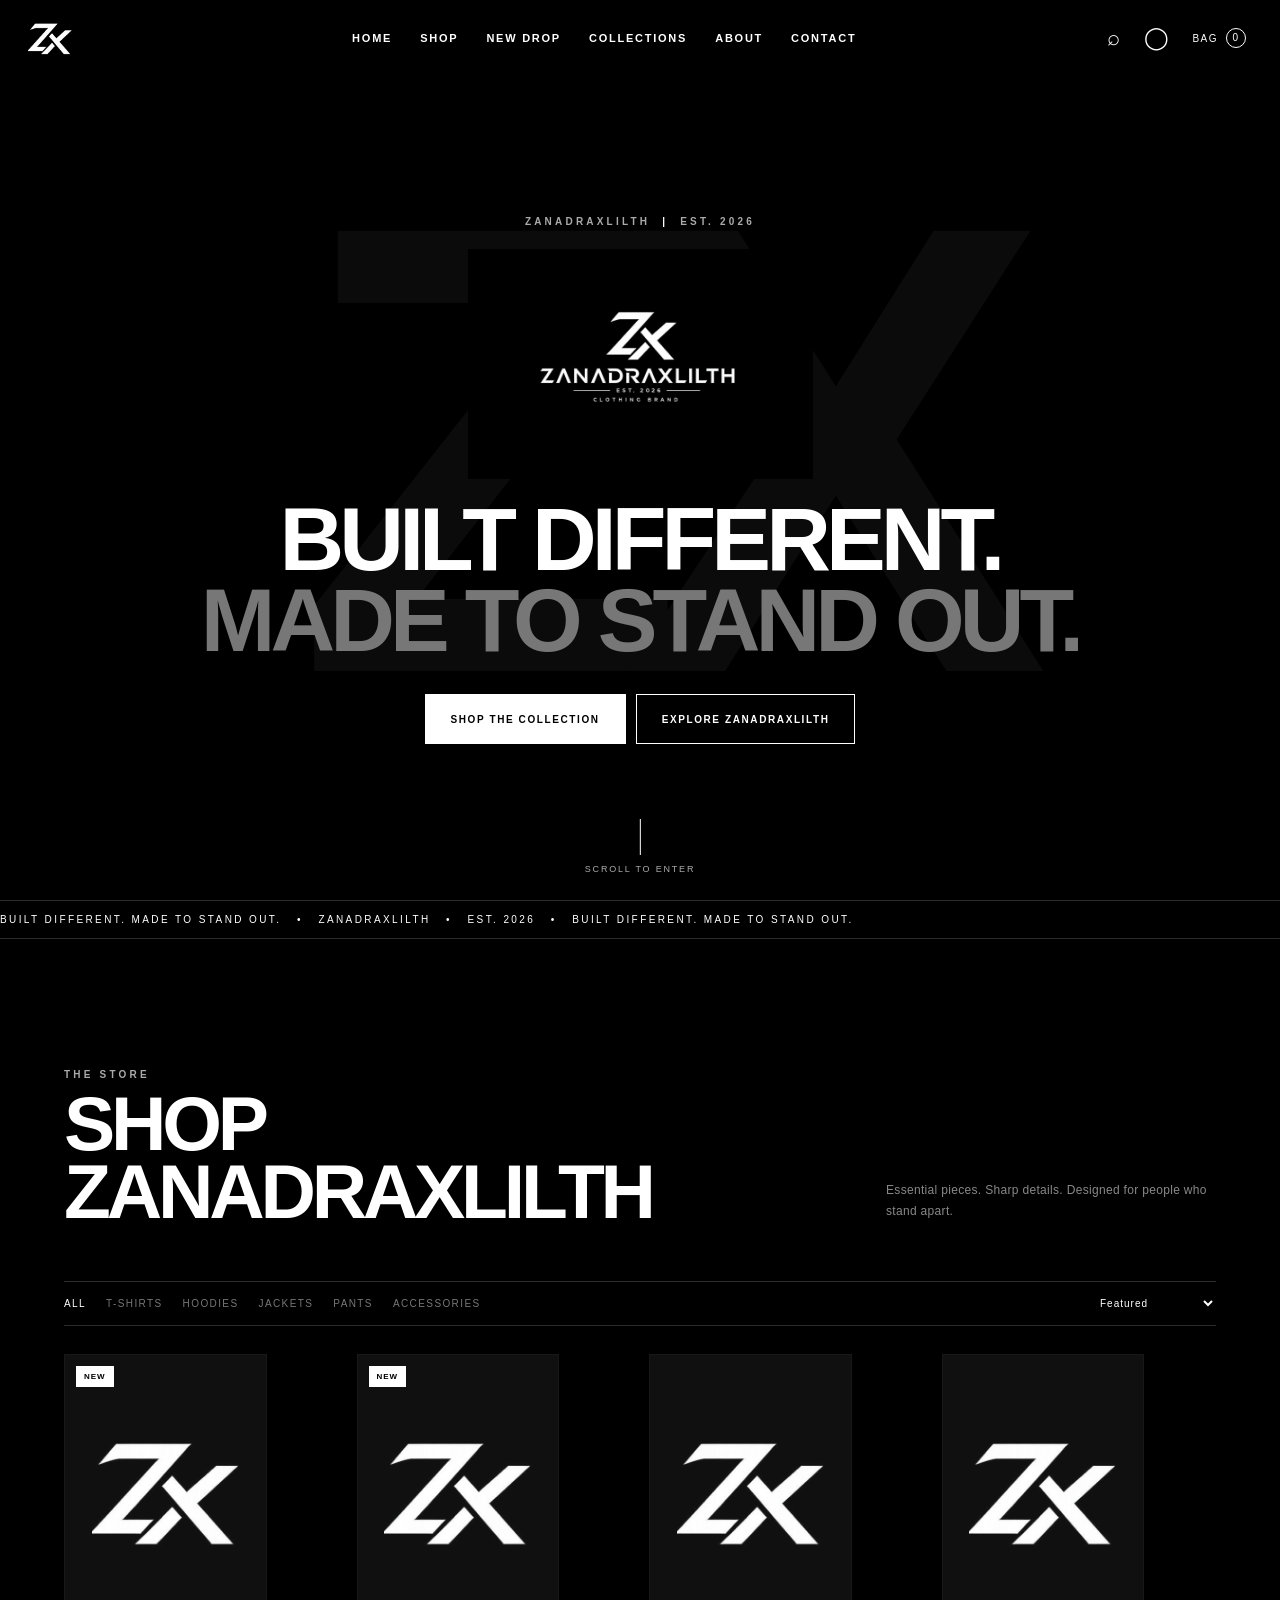
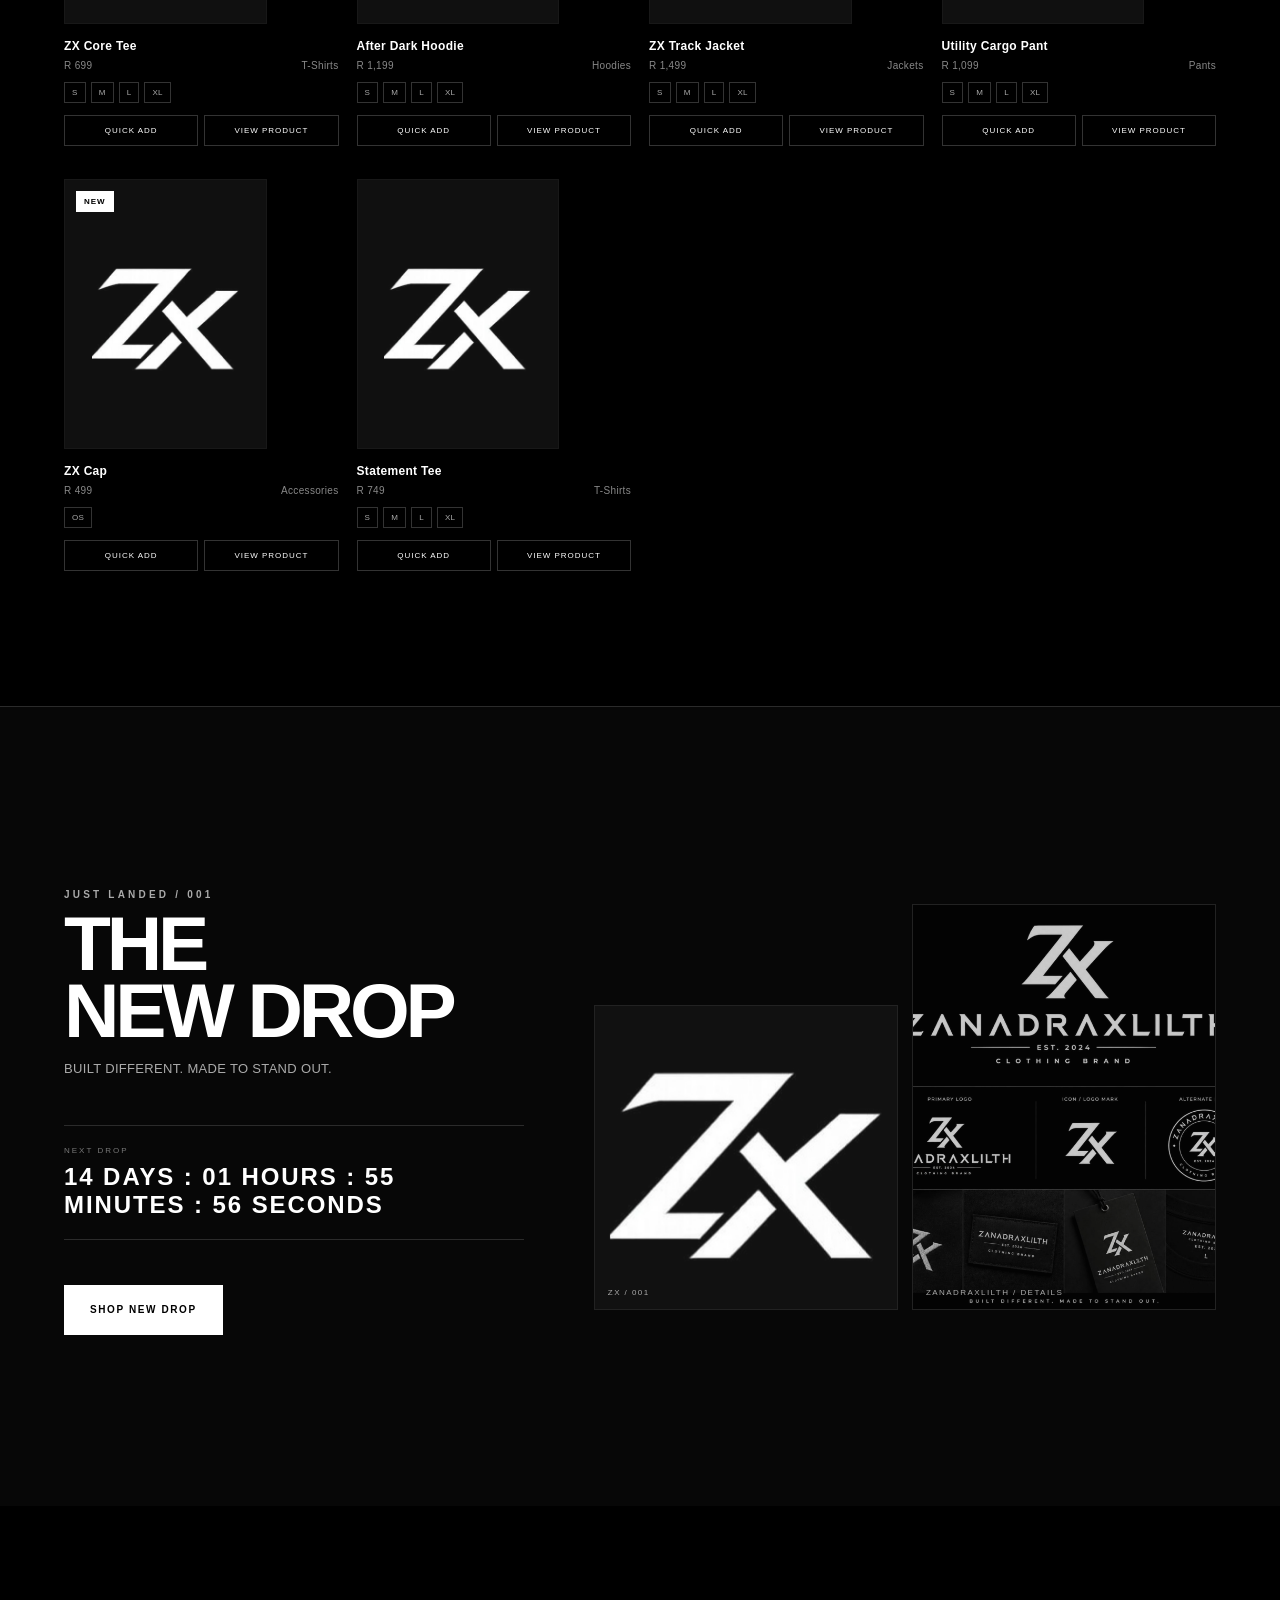
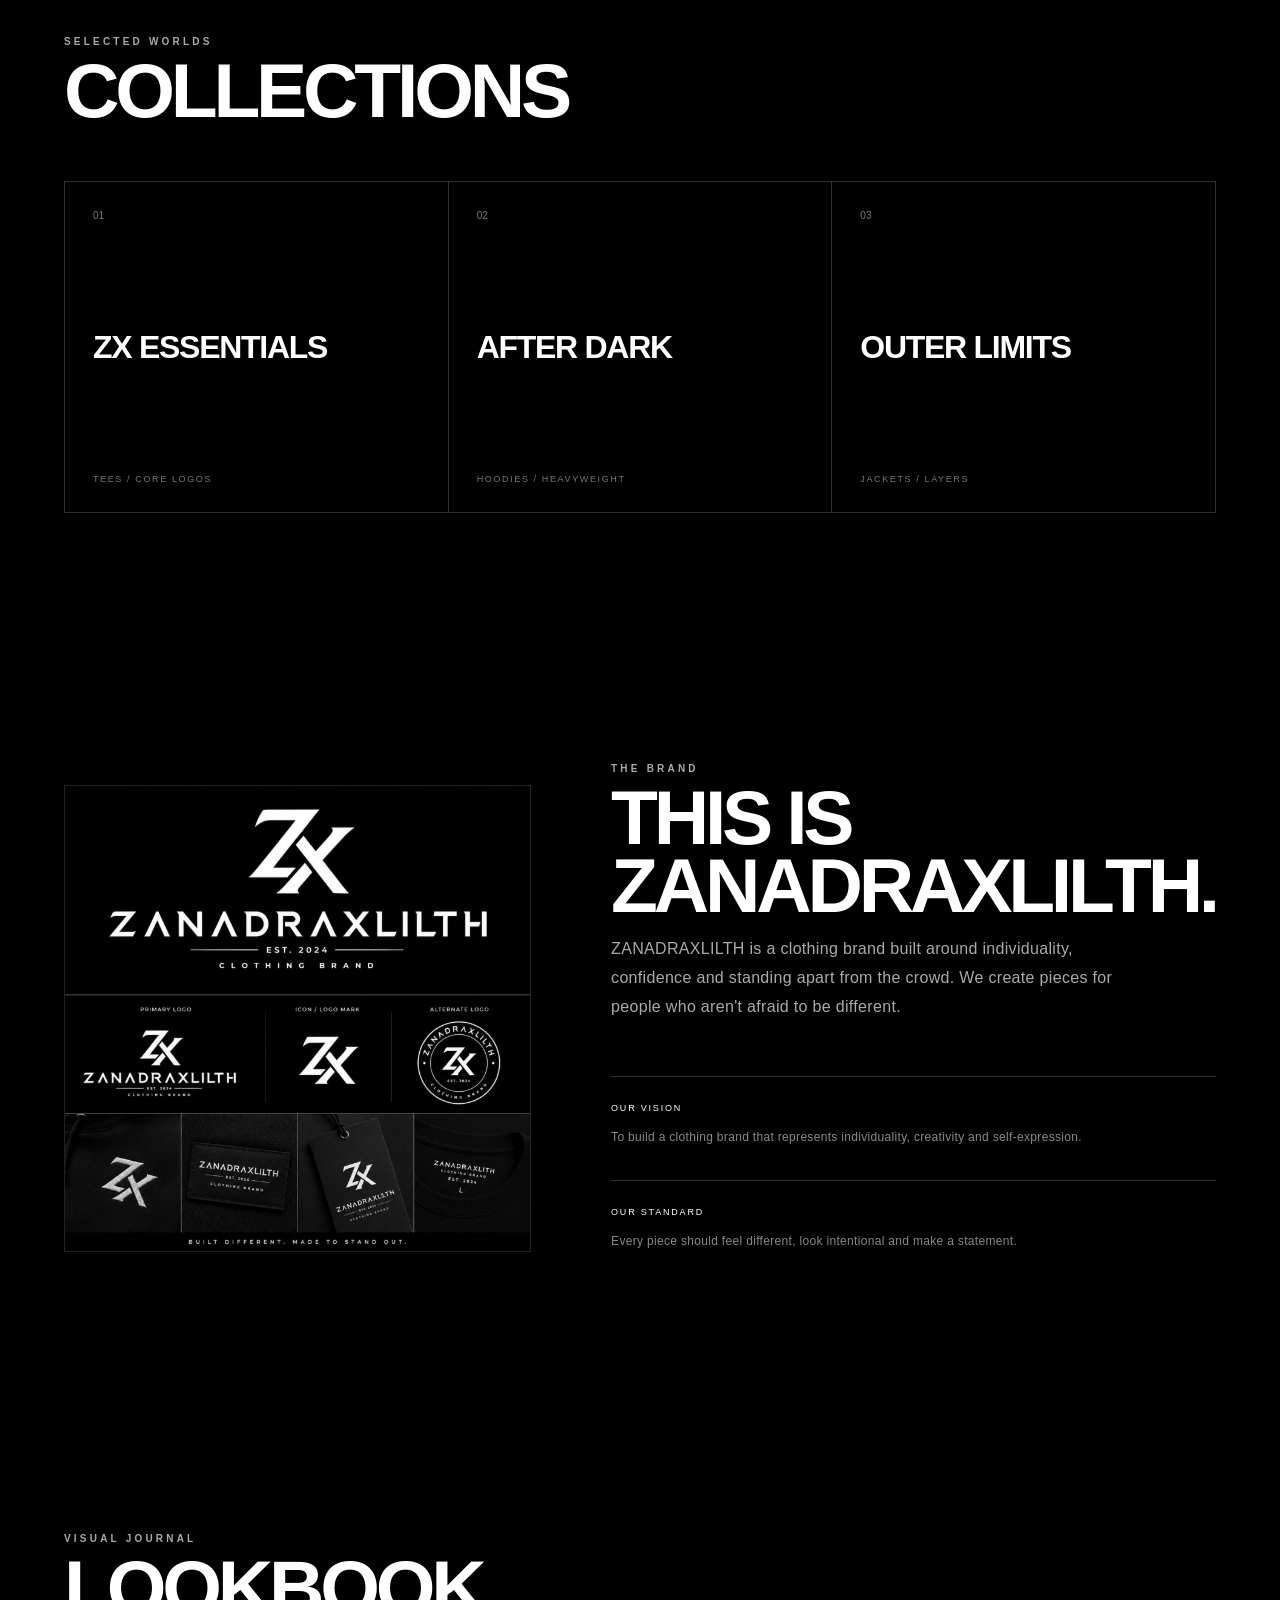
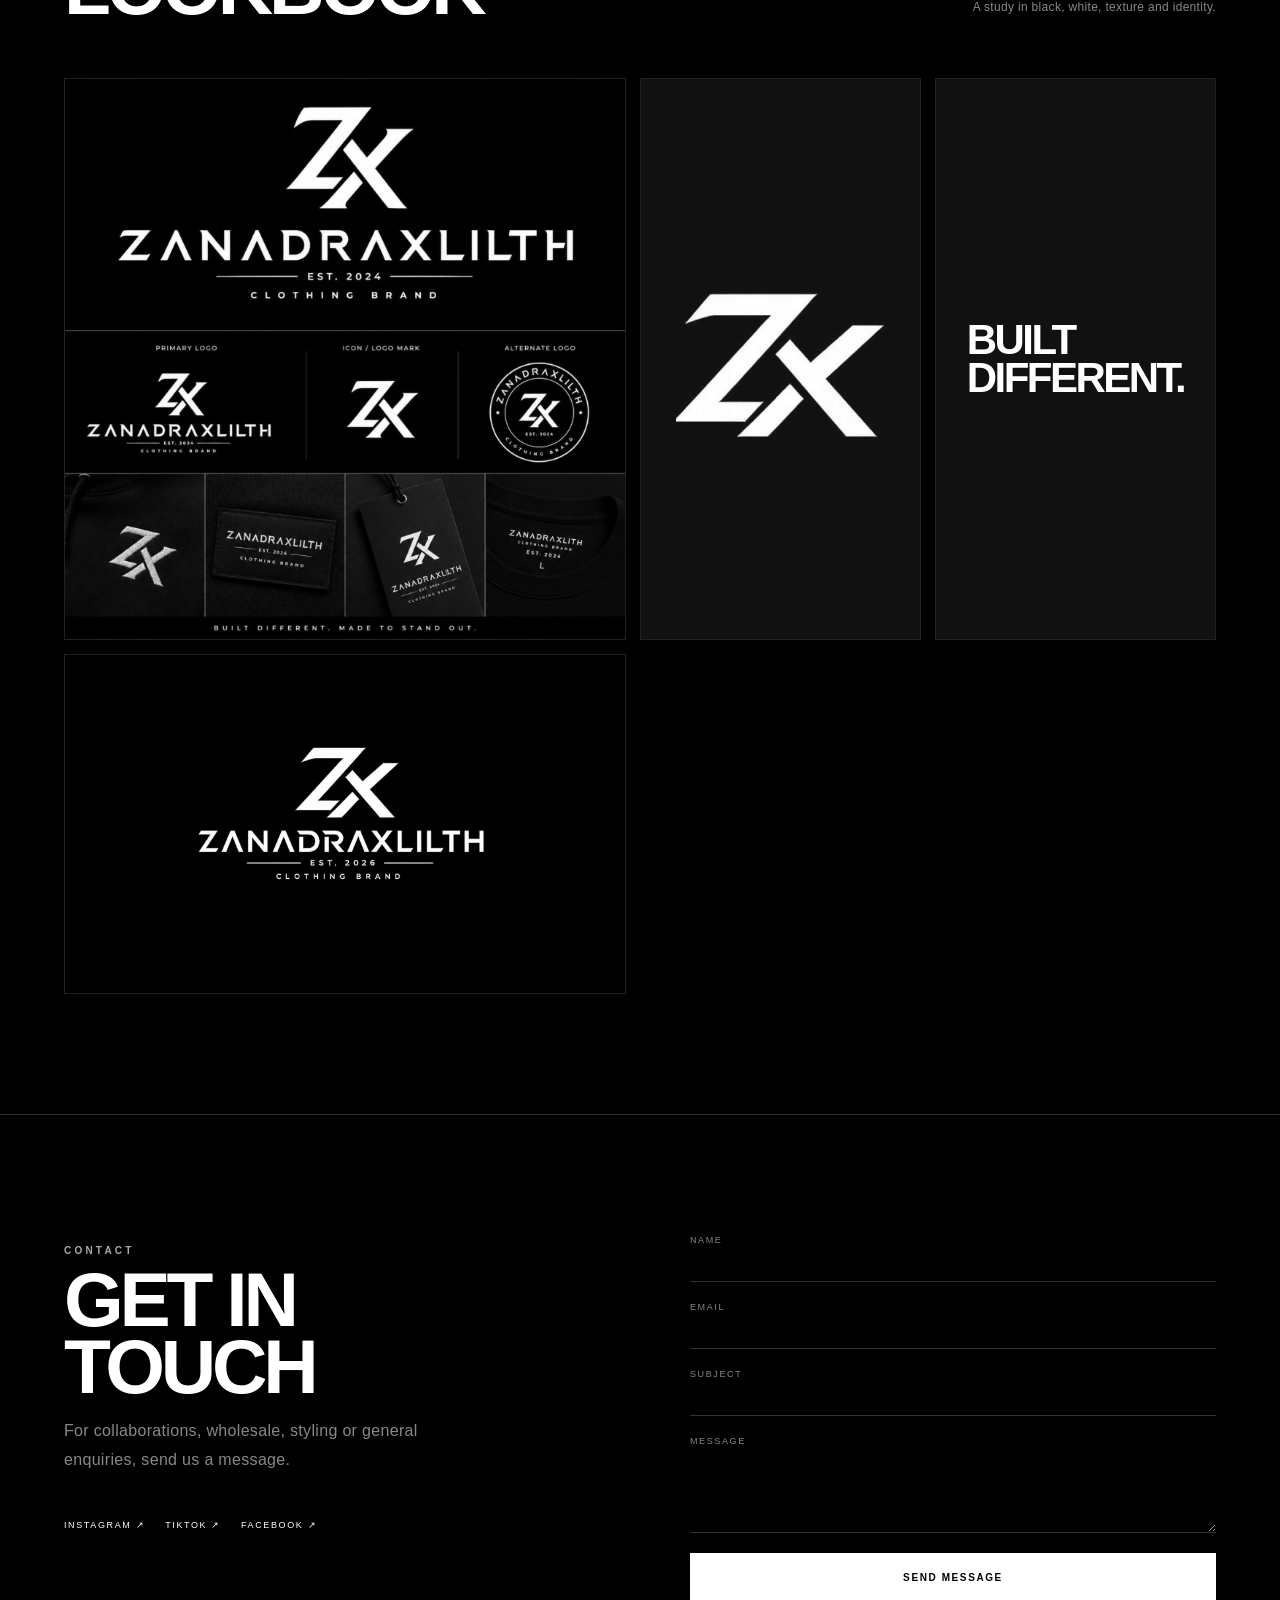
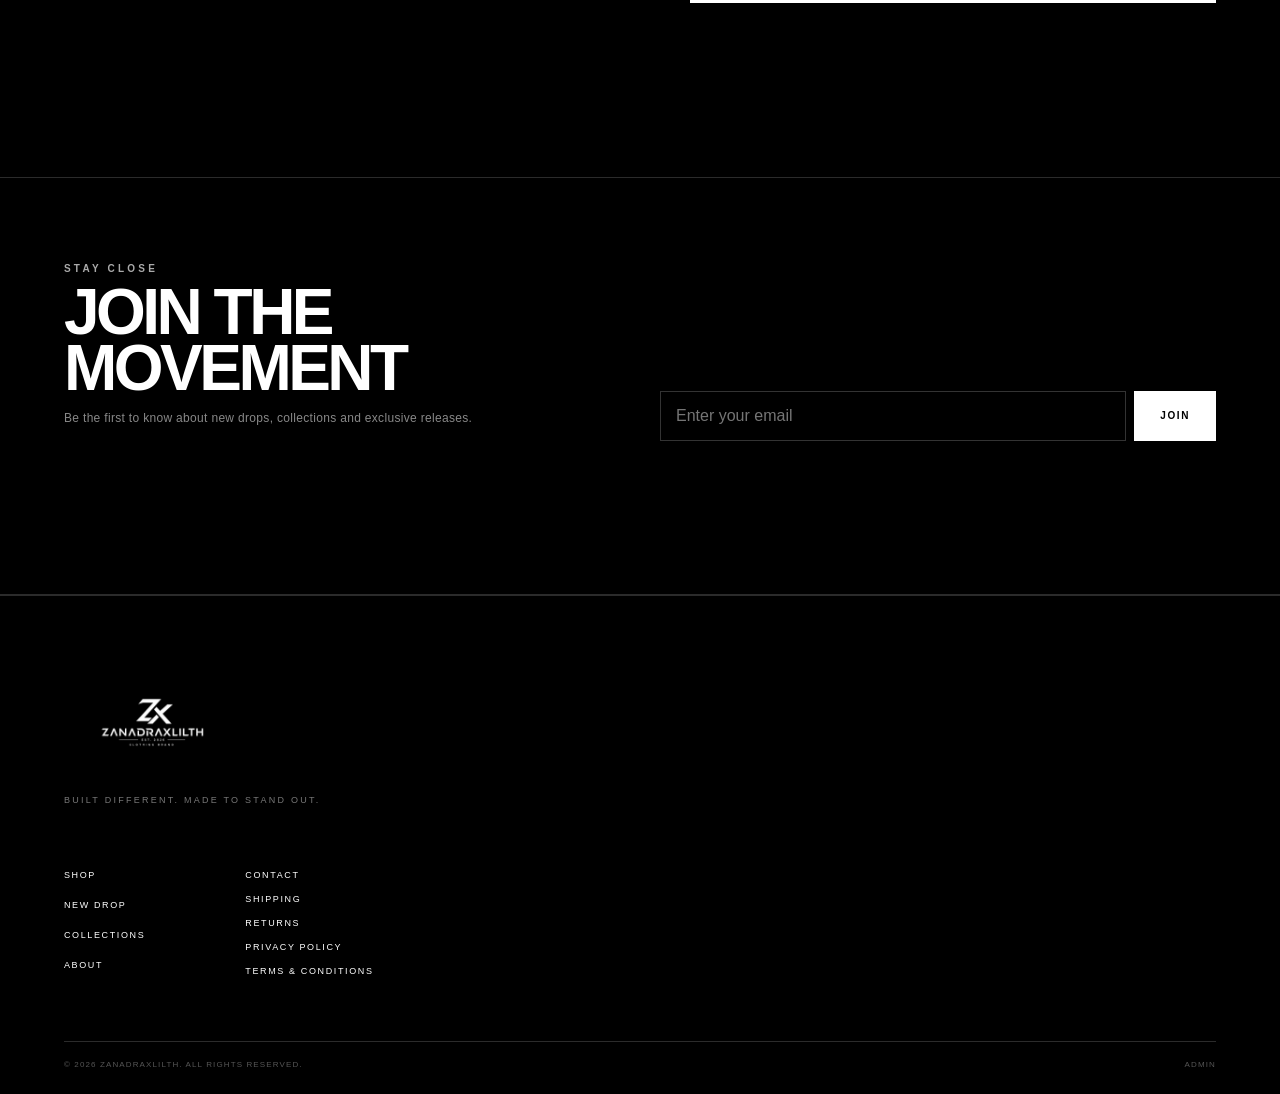
<file: index.html>
<!doctype html>
<html lang="en">
<head>
  <meta charset="utf-8">
  <meta name="viewport" content="width=device-width,initial-scale=1,viewport-fit=cover">
  <meta name="theme-color" content="#000000">
  <meta name="description" content="ZANADRAXLILTH, premium South African streetwear. Built different. Made to stand out.">
  <title>ZANADRAXLILTH | Built Different.</title>
  <link rel="icon" type="image/jpeg" href="assets/zx-mark.jpg">
  <link rel="manifest" href="manifest.json">
  <meta name="apple-mobile-web-app-capable" content="yes">
  <meta name="apple-mobile-web-app-status-bar-style" content="black">
  <meta name="apple-mobile-web-app-title" content="ZX">
  <link rel="apple-touch-icon" href="assets/icon-192.png">
  <link rel="stylesheet" href="styles.css">
</head>
<body>
  <div id="loader" class="loader">
    <img src="assets/zx-mark.jpg" alt="ZX">
  </div>

  <header class="site-header">
    <a class="brand-mini" href="#home" aria-label="ZANADRAXLILTH home">
      <img src="assets/zx-mark.jpg" alt="ZX">
    </a>
    <nav class="desktop-nav" aria-label="Main navigation">
      <a href="#home">HOME</a><a href="#shop">SHOP</a><a href="#new-drop">NEW DROP</a>
      <a href="#collections">COLLECTIONS</a><a href="#about">ABOUT</a><a href="#contact">CONTACT</a>
    </nav>
    <div class="nav-actions">
      <button class="icon-btn" data-open="search" aria-label="Search">⌕</button>
      <button class="icon-btn" data-open="account" aria-label="Account">◯</button>
      <button class="bag-btn" data-open="cart" aria-label="Shopping bag">BAG <span id="cart-count">0</span></button>
      <button class="menu-btn" id="menu-toggle" aria-label="Open menu">☰</button>
    </div>
  </header>

  <aside id="mobile-menu" class="mobile-menu">
    <button class="close-panel" data-close="mobile-menu">×</button>
    <img src="assets/zx-mark.jpg" alt="ZX" class="panel-mark">
    <a href="#home">HOME</a><a href="#shop">SHOP</a><a href="#new-drop">NEW DROP</a>
    <a href="#collections">COLLECTIONS</a><a href="#about">ABOUT</a><a href="#contact">CONTACT</a>
  </aside>

  <main>
    <section id="home" class="hero">
      <div class="hero-bg"></div>
      <div class="hero-content reveal">
        <p class="eyebrow">ZANADRAXLILTH <span>|</span> EST. 2026</p>
        <img src="assets/zanadraxlilth-logo.jpg" class="hero-logo" alt="ZANADRAXLILTH official logo">
        <h1>BUILT DIFFERENT.<br><span>MADE TO STAND OUT.</span></h1>
        <div class="hero-actions">
          <a class="btn btn-light" href="#shop">SHOP THE COLLECTION</a>
          <a class="btn btn-outline" href="#about">EXPLORE ZANADRAXLILTH</a>
        </div>
      </div>
      <a class="scroll-cue" href="#shop"><span></span> SCROLL TO ENTER</a>
    </section>

    <section class="ticker"><div>BUILT DIFFERENT. MADE TO STAND OUT. &nbsp; • &nbsp; ZANADRAXLILTH &nbsp; • &nbsp; EST. 2026 &nbsp; • &nbsp; BUILT DIFFERENT. MADE TO STAND OUT.</div></section>

    <section id="shop" class="section shop-section">
      <div class="section-head reveal">
        <div><p class="eyebrow">THE STORE</p><h2>SHOP ZANADRAXLILTH</h2></div>
        <p class="section-note">Essential pieces. Sharp details. Designed for people who stand apart.</p>
      </div>
      <div class="shop-toolbar">
        <div id="category-tabs" class="tabs"></div>
        <select id="sort-products" aria-label="Sort products">
          <option value="featured">Featured</option><option value="newest">Newest</option>
          <option value="low">Price: Low to High</option><option value="high">Price: High to Low</option>
        </select>
      </div>
      <div id="product-grid" class="product-grid"></div>
    </section>

    <section id="new-drop" class="drop-section">
      <div class="drop-copy reveal">
        <p class="eyebrow">JUST LANDED / 001</p>
        <h2>THE<br><span>NEW DROP</span></h2>
        <p>BUILT DIFFERENT. MADE TO STAND OUT.</p>
        <div class="countdown-wrap">
          <span>NEXT DROP</span>
          <strong id="countdown">00 DAYS : 00 HOURS : 00 MINUTES : 00 SECONDS</strong>
        </div>
        <button class="btn btn-light" id="shop-new">SHOP NEW DROP</button>
      </div>
      <div class="drop-art reveal">
        <div class="editorial-card">
          <img src="assets/zx-mark.jpg" alt="ZX">
          <div class="editorial-label">ZX / 001</div>
        </div>
        <div class="editorial-card tall">
          <img src="assets/brand-board.jpg" alt="ZANADRAXLILTH brand board">
          <div class="editorial-label">ZANADRAXLILTH / DETAILS</div>
        </div>
      </div>
    </section>

    <section id="collections" class="section collections-section">
      <div class="section-head reveal"><div><p class="eyebrow">SELECTED WORLDS</p><h2>COLLECTIONS</h2></div></div>
      <div class="collection-grid">
        <button class="collection-card reveal" data-category="T-Shirts"><span>01</span><b>ZX ESSENTIALS</b><small>TEES / CORE LOGOS</small></button>
        <button class="collection-card reveal" data-category="Hoodies"><span>02</span><b>AFTER DARK</b><small>HOODIES / HEAVYWEIGHT</small></button>
        <button class="collection-card reveal" data-category="Jackets"><span>03</span><b>OUTER LIMITS</b><small>JACKETS / LAYERS</small></button>
      </div>
    </section>

    <section id="about" class="section about-section">
      <div class="about-image reveal"><img src="assets/brand-board.jpg" alt="ZANADRAXLILTH branding details"></div>
      <div class="about-copy reveal">
        <p class="eyebrow">THE BRAND</p>
        <h2>THIS IS<br>ZANADRAXLILTH.</h2>
        <p>ZANADRAXLILTH is a clothing brand built around individuality, confidence and standing apart from the crowd. We create pieces for people who aren't afraid to be different.</p>
        <div class="about-points">
          <div><span>OUR VISION</span><p>To build a clothing brand that represents individuality, creativity and self-expression.</p></div>
          <div><span>OUR STANDARD</span><p>Every piece should feel different, look intentional and make a statement.</p></div>
        </div>
      </div>
    </section>

    <section id="lookbook" class="section lookbook-section">
      <div class="section-head reveal"><div><p class="eyebrow">VISUAL JOURNAL</p><h2>LOOKBOOK</h2></div><p class="section-note">A study in black, white, texture and identity.</p></div>
      <div class="lookbook-grid">
        <div class="look wide reveal"><img src="assets/brand-board.jpg" alt="Brand details"></div>
        <div class="look reveal dark-card"><img src="assets/zx-mark.jpg" alt="ZX mark"></div>
        <div class="look reveal quote-card"><span>BUILT<br>DIFFERENT.</span></div>
        <div class="look wide reveal brand-card"><img src="assets/zanadraxlilth-logo.jpg" alt="ZANADRAXLILTH logo"></div>
      </div>
    </section>

    <section id="contact" class="section contact-section">
      <div class="contact-copy reveal"><p class="eyebrow">CONTACT</p><h2>GET IN<br>TOUCH</h2><p>For collaborations, wholesale, styling or general enquiries, send us a message.</p><div class="social-links"><a href="#" aria-label="Instagram">INSTAGRAM ↗</a><a href="#" aria-label="TikTok">TIKTOK ↗</a><a href="#" aria-label="Facebook">FACEBOOK ↗</a></div></div>
      <form id="contact-form" class="contact-form reveal">
        <label>NAME<input required name="name" autocomplete="name"></label>
        <label>EMAIL<input required type="email" name="email" autocomplete="email"></label>
        <label>SUBJECT<input required name="subject"></label>
        <label>MESSAGE<textarea required name="message" rows="6"></textarea></label>
        <button class="btn btn-light" type="submit">SEND MESSAGE</button>
        <p class="form-status" id="contact-status"></p>
      </form>
    </section>

    <section class="newsletter">
      <div><p class="eyebrow">STAY CLOSE</p><h2>JOIN THE MOVEMENT</h2><p>Be the first to know about new drops, collections and exclusive releases.</p></div>
      <form id="newsletter-form"><input required type="email" placeholder="Enter your email" aria-label="Email"><button class="btn btn-light">JOIN</button></form>
      <p class="form-status" id="newsletter-status"></p>
    </section>
  </main>

  <footer class="footer">
    <div class="footer-brand"><img src="assets/zanadraxlilth-logo.jpg" alt="ZANADRAXLILTH"><p>BUILT DIFFERENT. MADE TO STAND OUT.</p></div>
    <div class="footer-links"><div><a href="#shop">SHOP</a><a href="#new-drop">NEW DROP</a><a href="#collections">COLLECTIONS</a><a href="#about">ABOUT</a></div><div><a href="#contact">CONTACT</a><a href="#">SHIPPING</a><a href="#">RETURNS</a><a href="#">PRIVACY POLICY</a><a href="#">TERMS & CONDITIONS</a></div></div>
    <div class="footer-bottom"><span>© 2026 ZANADRAXLILTH. ALL RIGHTS RESERVED.</span><a href="admin.html">ADMIN</a></div>
  </footer>

  <div id="overlay" class="overlay"></div>
  <aside id="search-panel" class="side-panel"><button class="close-panel" data-close="search-panel">×</button><p class="eyebrow">SEARCH</p><input id="search-input" class="panel-input" placeholder="Search the collection"><div id="search-results"></div></aside>
  <aside id="account-panel" class="side-panel"><button class="close-panel" data-close="account-panel">×</button><p class="eyebrow">ACCOUNT</p><h3>YOUR ZANADRAXLILTH ACCOUNT</h3><p>Sign in to view orders, save products and manage your details.</p><button class="btn btn-light full" id="account-demo">SIGN IN / CREATE ACCOUNT</button><p class="small">Demo storefront mode. Connect your backend/auth provider for live customer accounts.</p></aside>
  <aside id="cart-panel" class="side-panel cart-panel"><button class="close-panel" data-close="cart-panel">×</button><p class="eyebrow">YOUR BAG</p><div id="cart-items"></div><div class="cart-summary"><span>SUBTOTAL</span><strong id="cart-subtotal">R0</strong></div><button class="btn btn-light full" id="checkout-btn">CHECKOUT</button></aside>

  <div id="product-modal" class="modal"><div class="modal-card"><button class="close-panel" data-close="product-modal">×</button><div id="product-detail"></div></div></div>
  <div id="checkout-modal" class="modal"><div class="modal-card checkout-card"><button class="close-panel" data-close="checkout-modal">×</button><div class="checkout-layout"><div><p class="eyebrow">CHECKOUT</p><h2>COMPLETE YOUR ORDER</h2><form id="checkout-form" class="checkout-form"><label>FULL NAME<input required></label><label>EMAIL<input required type="email"></label><label>PHONE NUMBER<input required type="tel"></label><label>SOUTH AFRICAN ADDRESS<input required></label><div class="two"><label>CITY<input required></label><label>PROVINCE<input required></label></div><label>POSTAL CODE<input required inputmode="numeric"></label><button class="btn btn-light" type="submit">PLACE ORDER</button></form></div><div class="checkout-summary" id="checkout-summary"></div></div></div></div>

  <script>
    if ("serviceWorker" in navigator) {
      window.addEventListener("load", () => {
        navigator.serviceWorker.register("./sw.js").catch(console.error);
      });
    }
  </script>
  <script src="app.js"></script>
</body>
</html>
</file>
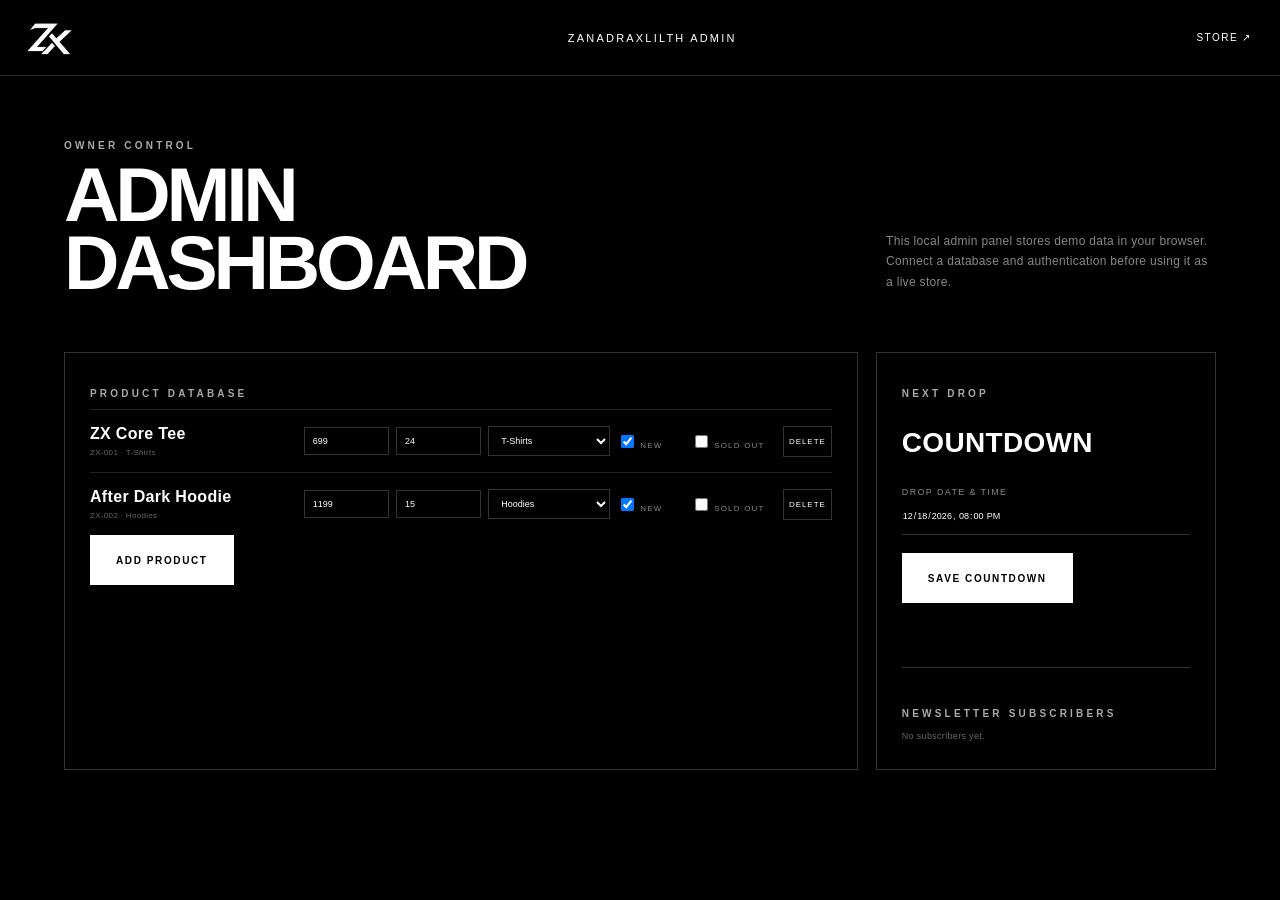
<file: admin.html>
<!doctype html>
<html lang="en"><head><meta charset="utf-8"><meta name="viewport" content="width=device-width,initial-scale=1"><title>ZANADRAXLILTH | Admin</title><link rel="stylesheet" href="styles.css"></head>
<body>
<header class="site-header scrolled"><a class="brand-mini" href="index.html#home"><img src="assets/zx-mark.jpg" alt="ZX"></a><div style="text-align:center;font-size:11px;letter-spacing:.2em">ZANADRAXLILTH ADMIN</div><a href="index.html" style="font-size:10px;letter-spacing:.15em">STORE ↗</a></header>
<main class="section" style="padding-top:130px">
<div class="section-head"><div><p class="eyebrow">OWNER CONTROL</p><h2>ADMIN<br>DASHBOARD</h2></div><p class="section-note">This local admin panel stores demo data in your browser. Connect a database and authentication before using it as a live store.</p></div>
<div class="admin-grid">
<section class="admin-panel"><p class="eyebrow">PRODUCT DATABASE</p><div id="admin-products"></div><button class="btn btn-light" id="add-product">ADD PRODUCT</button></section>
<section class="admin-panel"><p class="eyebrow">NEXT DROP</p><h3>COUNTDOWN</h3><label>DROP DATE & TIME<input id="drop-date" type="datetime-local"></label><button class="btn btn-light" id="save-drop">SAVE COUNTDOWN</button><p id="drop-status" class="form-status"></p><hr><p class="eyebrow">NEWSLETTER SUBSCRIBERS</p><div id="subscribers" class="small"></div></section>
</div>
</main>
<script>
const KEY="zx_products_v1",DROP="zx_drop_v1",NEWS="zx_news_v1";
const defaults=[
{id:"ZX-001",name:"ZX Core Tee",description:"A clean heavyweight streetwear tee with the official ZX identity.",category:"T-Shirts",price:699,sizes:["S","M","L","XL"],stock:24,collection:"ZX Essentials",featured:true,newDrop:true,soldOut:false},
{id:"ZX-002",name:"After Dark Hoodie",description:"Heavyweight hoodie with a minimal front identity.",category:"Hoodies",price:1199,sizes:["S","M","L","XL"],stock:15,collection:"After Dark",featured:true,newDrop:true,soldOut:false}
];
let products=JSON.parse(localStorage.getItem(KEY)||"null")||defaults;
const save=()=>localStorage.setItem(KEY,JSON.stringify(products));
function render(){
document.querySelector("#admin-products").innerHTML=products.map((p,i)=>`<div class="admin-row">
<div><b>${p.name}</b><span>${p.id} · ${p.category}</span></div>
<input data-i="${i}" data-k="price" type="number" value="${p.price}">
<input data-i="${i}" data-k="stock" type="number" value="${p.stock}">
<select data-i="${i}" data-k="category">${["T-Shirts","Hoodies","Jackets","Pants","Accessories"].map(x=>`<option ${p.category===x?"selected":""}>${x}</option>`).join("")}</select>
<label class="check"><input data-i="${i}" data-k="newDrop" type="checkbox" ${p.newDrop?"checked":""}> NEW</label>
<label class="check"><input data-i="${i}" data-k="soldOut" type="checkbox" ${p.soldOut?"checked":""}> SOLD OUT</label>
<button class="mini-btn" data-delete="${i}">DELETE</button></div>`).join("");
document.querySelectorAll("[data-i]").forEach(el=>el.onchange=()=>{const i=+el.dataset.i,k=el.dataset.k;products[i][k]=el.type==="checkbox"?el.checked:el.type==="number"?+el.value:el.value;save()});
document.querySelectorAll("[data-delete]").forEach(b=>b.onclick=()=>{products.splice(+b.dataset.delete,1);save();render()});
}
document.querySelector("#add-product").onclick=()=>{const id="ZX-"+String(Date.now()).slice(-4);products.unshift({id,name:"New ZANADRAXLILTH Product",description:"Add your product description.",category:"T-Shirts",price:799,sizes:["S","M","L","XL"],stock:10,collection:"ZX Essentials",featured:false,newDrop:false,soldOut:false});save();render()};
const target=localStorage.getItem(DROP);if(target){const d=new Date(target);document.querySelector("#drop-date").value=new Date(d.getTime()-d.getTimezoneOffset()*60000).toISOString().slice(0,16)}
document.querySelector("#save-drop").onclick=()=>{const v=document.querySelector("#drop-date").value;if(!v)return;localStorage.setItem(DROP,new Date(v).toISOString());document.querySelector("#drop-status").textContent="Countdown updated."};
const subs=JSON.parse(localStorage.getItem(NEWS)||"[]");document.querySelector("#subscribers").innerHTML=subs.length?subs.map(x=>`<div style="padding:8px 0;border-bottom:1px solid #222">${x}</div>`).join(""):"No subscribers yet.";
render();
</script>
<style>
.admin-grid{display:grid;grid-template-columns:1.4fr .6fr;gap:18px}.admin-panel{border:1px solid #333;padding:25px}.admin-panel h3{font-size:28px}.admin-panel label{display:block;color:#888;font-size:9px;letter-spacing:.15em;margin:18px 0}.admin-panel input,.admin-panel select{display:block;width:100%;background:#000;color:#fff;border:0;border-bottom:1px solid #333;padding:12px 0;outline:0}.admin-row{display:grid;grid-template-columns:1.7fr .7fr .7fr 1fr .55fr .7fr auto;gap:7px;align-items:center;border-top:1px solid #222;padding:15px 0}.admin-row>div span{display:block;color:#666;font-size:8px;margin-top:5px}.admin-row input,.admin-row select{background:#000;color:#fff;border:1px solid #333;padding:8px;font-size:9px}.check{font-size:8px!important;margin:0!important;white-space:nowrap}.check input{display:inline!important;width:auto!important}.admin-panel hr{border:0;border-top:1px solid #333;margin:40px 0}@media(max-width:900px){.admin-grid{grid-template-columns:1fr}.admin-row{grid-template-columns:1fr 1fr;}.admin-row>div{grid-column:1/-1}}
</style>
</body></html>
</file>
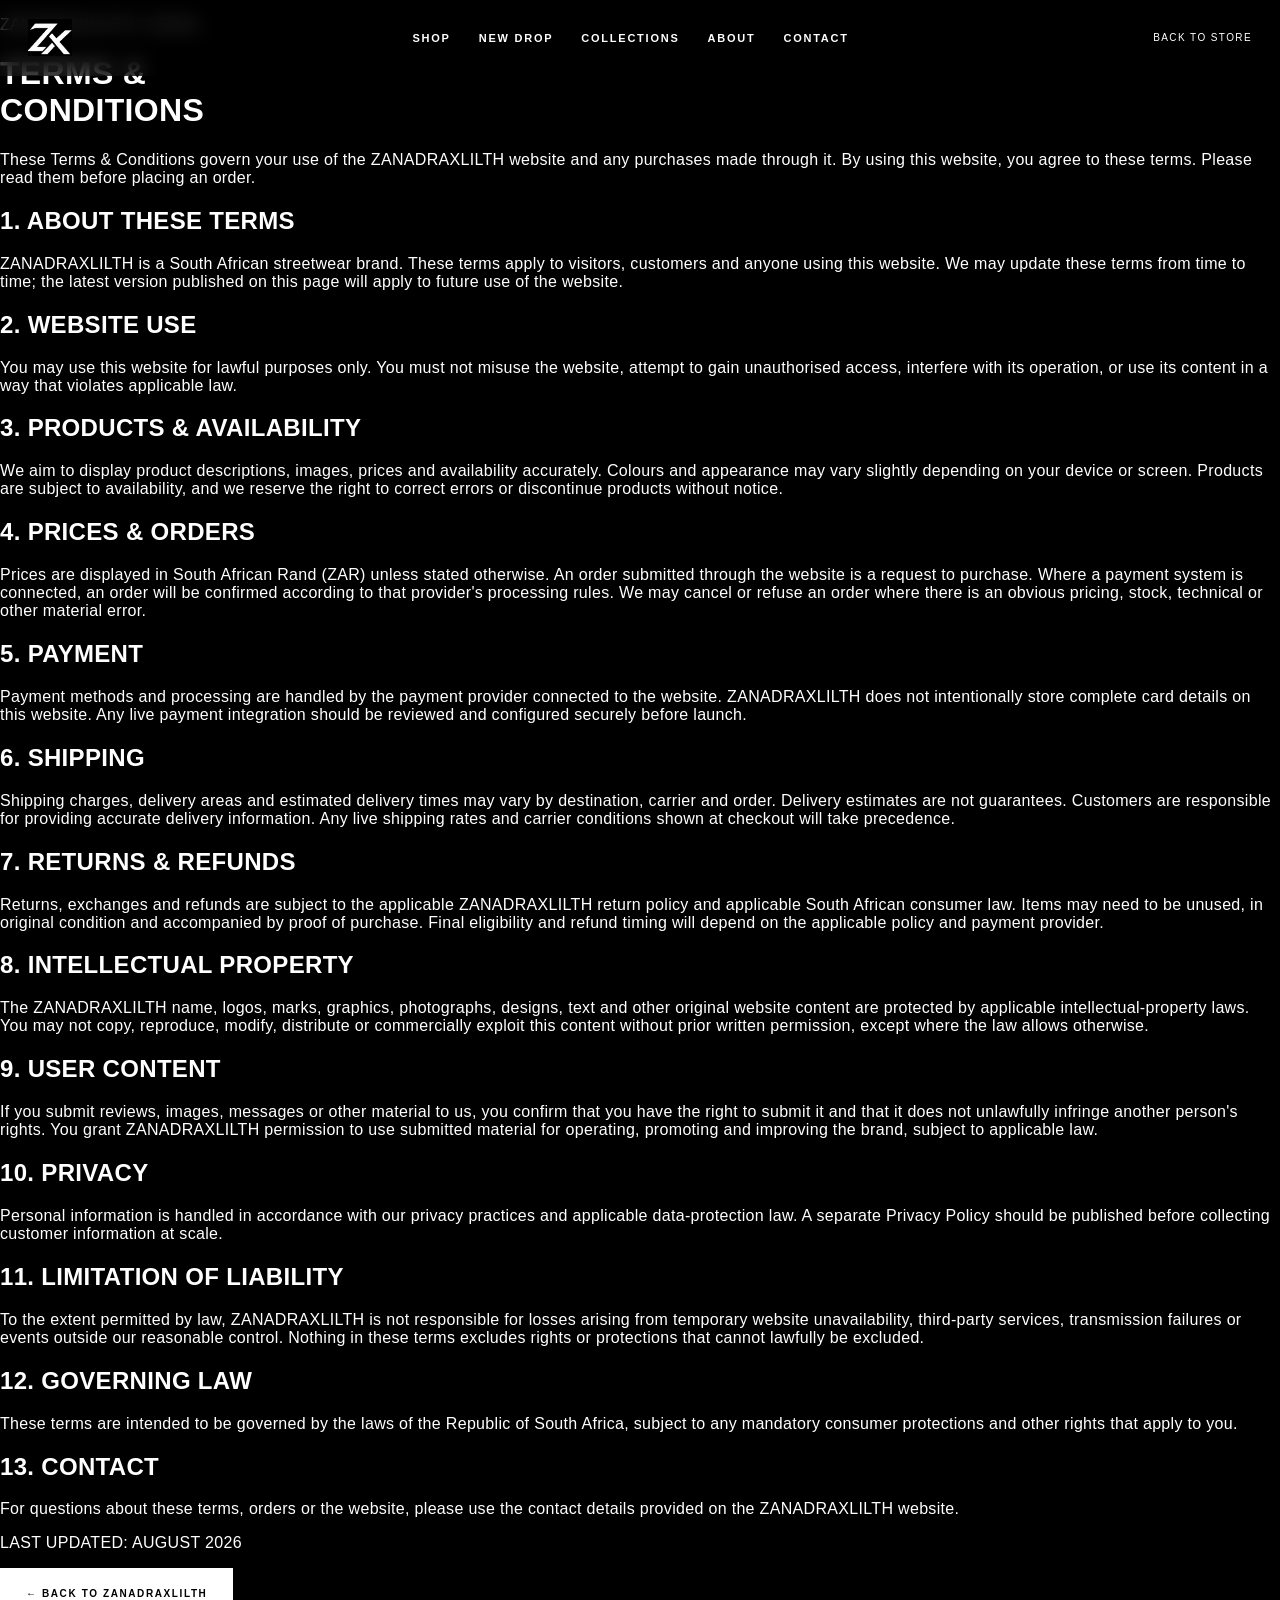
<file: terms.html>
<!doctype html>
<html lang="en">
<head>
  <meta charset="utf-8">
  <meta name="viewport" content="width=device-width,initial-scale=1,viewport-fit=cover">
  <meta name="theme-color" content="#000000">
  <meta name="description" content="ZANADRAXLILTH Terms & Conditions.">
  <title>Terms & Conditions | ZANADRAXLILTH</title>
  <link rel="icon" type="image/jpeg" href="assets/zx-mark.jpg">
  <link rel="stylesheet" href="styles.css">
</head>
<body>
  <header class="site-header">
    <a class="brand-mini" href="index.html" aria-label="ZANADRAXLILTH home">
      <img src="assets/zx-mark.jpg" alt="ZX">
    </a>
    <nav class="desktop-nav" aria-label="Main navigation">
      <a href="index.html#shop">SHOP</a>
      <a href="index.html#new-drop">NEW DROP</a>
      <a href="index.html#collections">COLLECTIONS</a>
      <a href="index.html#about">ABOUT</a>
      <a href="index.html#contact">CONTACT</a>
    </nav>
    <div class="nav-actions"><a class="bag-btn" href="index.html">BACK TO STORE</a></div>
  </header>

  <main class="legal-page">
    <div class="legal-wrap">
      <p class="legal-kicker">ZANADRAXLILTH / LEGAL</p>
      <h1>TERMS &<br>CONDITIONS</h1>
      <p class="legal-intro">
        These Terms & Conditions govern your use of the ZANADRAXLILTH website and any purchases
        made through it. By using this website, you agree to these terms. Please read them before
        placing an order.
      </p>

      <section class="legal-section">
        <h2>1. ABOUT THESE TERMS</h2>
        <p>
          ZANADRAXLILTH is a South African streetwear brand. These terms apply to visitors,
          customers and anyone using this website. We may update these terms from time to time;
          the latest version published on this page will apply to future use of the website.
        </p>
      </section>

      <section class="legal-section">
        <h2>2. WEBSITE USE</h2>
        <p>
          You may use this website for lawful purposes only. You must not misuse the website,
          attempt to gain unauthorised access, interfere with its operation, or use its content
          in a way that violates applicable law.
        </p>
      </section>

      <section class="legal-section">
        <h2>3. PRODUCTS & AVAILABILITY</h2>
        <p>
          We aim to display product descriptions, images, prices and availability accurately.
          Colours and appearance may vary slightly depending on your device or screen. Products
          are subject to availability, and we reserve the right to correct errors or discontinue
          products without notice.
        </p>
      </section>

      <section class="legal-section">
        <h2>4. PRICES & ORDERS</h2>
        <p>
          Prices are displayed in South African Rand (ZAR) unless stated otherwise. An order
          submitted through the website is a request to purchase. Where a payment system is
          connected, an order will be confirmed according to that provider's processing rules.
          We may cancel or refuse an order where there is an obvious pricing, stock, technical
          or other material error.
        </p>
      </section>

      <section class="legal-section">
        <h2>5. PAYMENT</h2>
        <p>
          Payment methods and processing are handled by the payment provider connected to the
          website. ZANADRAXLILTH does not intentionally store complete card details on this
          website. Any live payment integration should be reviewed and configured securely
          before launch.
        </p>
      </section>

      <section class="legal-section">
        <h2>6. SHIPPING</h2>
        <p>
          Shipping charges, delivery areas and estimated delivery times may vary by destination,
          carrier and order. Delivery estimates are not guarantees. Customers are responsible
          for providing accurate delivery information. Any live shipping rates and carrier
          conditions shown at checkout will take precedence.
        </p>
      </section>

      <section class="legal-section">
        <h2>7. RETURNS & REFUNDS</h2>
        <p>
          Returns, exchanges and refunds are subject to the applicable ZANADRAXLILTH return
          policy and applicable South African consumer law. Items may need to be unused, in
          original condition and accompanied by proof of purchase. Final eligibility and refund
          timing will depend on the applicable policy and payment provider.
        </p>
      </section>

      <section class="legal-section">
        <h2>8. INTELLECTUAL PROPERTY</h2>
        <p>
          The ZANADRAXLILTH name, logos, marks, graphics, photographs, designs, text and other
          original website content are protected by applicable intellectual-property laws.
          You may not copy, reproduce, modify, distribute or commercially exploit this content
          without prior written permission, except where the law allows otherwise.
        </p>
      </section>

      <section class="legal-section">
        <h2>9. USER CONTENT</h2>
        <p>
          If you submit reviews, images, messages or other material to us, you confirm that you
          have the right to submit it and that it does not unlawfully infringe another person's
          rights. You grant ZANADRAXLILTH permission to use submitted material for operating,
          promoting and improving the brand, subject to applicable law.
        </p>
      </section>

      <section class="legal-section">
        <h2>10. PRIVACY</h2>
        <p>
          Personal information is handled in accordance with our privacy practices and applicable
          data-protection law. A separate Privacy Policy should be published before collecting
          customer information at scale.
        </p>
      </section>

      <section class="legal-section">
        <h2>11. LIMITATION OF LIABILITY</h2>
        <p>
          To the extent permitted by law, ZANADRAXLILTH is not responsible for losses arising
          from temporary website unavailability, third-party services, transmission failures or
          events outside our reasonable control. Nothing in these terms excludes rights or
          protections that cannot lawfully be excluded.
        </p>
      </section>

      <section class="legal-section">
        <h2>12. GOVERNING LAW</h2>
        <p>
          These terms are intended to be governed by the laws of the Republic of South Africa,
          subject to any mandatory consumer protections and other rights that apply to you.
        </p>
      </section>

      <section class="legal-section">
        <h2>13. CONTACT</h2>
        <p>
          For questions about these terms, orders or the website, please use the contact details
          provided on the ZANADRAXLILTH website.
        </p>
      </section>

      <p class="legal-kicker">LAST UPDATED: AUGUST 2026</p>
      <a class="btn btn-light legal-back" href="index.html">← BACK TO ZANADRAXLILTH</a>
    </div>
  </main>
</body>
</html>
</file>
<file: styles.css>
:root{
  --black:#000;--white:#fff;--dark:#111;--mid:#777;--line:#2b2b2b;
  --max:1440px;font-family:Arial,Helvetica,sans-serif;
}
*{box-sizing:border-box}html{scroll-behavior:smooth}body{margin:0;background:var(--black);color:var(--white);font-family:var(--max);font-family:Arial,Helvetica,sans-serif;letter-spacing:.02em}a{text-decoration:none;color:inherit}button,input,textarea,select{font:inherit}button{cursor:pointer}img{max-width:100%;display:block}.loader{position:fixed;inset:0;background:#000;z-index:9999;display:grid;place-items:center;transition:opacity .5s}.loader img{width:110px;height:90px;object-fit:contain;mix-blend-mode:screen}.loader.hide{opacity:0;pointer-events:none}.site-header{height:76px;position:fixed;top:0;left:0;right:0;z-index:1000;display:grid;grid-template-columns:80px 1fr auto;align-items:center;padding:0 28px;border-bottom:1px solid transparent;background:rgba(0,0,0,.65);backdrop-filter:blur(10px);transition:.25s}.site-header.scrolled{border-color:var(--line)}.brand-mini img{width:44px;height:44px;object-fit:contain;mix-blend-mode:screen}.desktop-nav{display:flex;justify-content:center;gap:28px;font-size:11px;font-weight:700;letter-spacing:.16em}.desktop-nav a:hover,.footer a:hover,.social-links a:hover{opacity:.55}.nav-actions{display:flex;align-items:center;gap:12px}.icon-btn,.bag-btn,.menu-btn{background:none;border:0;color:#fff}.icon-btn{font-size:22px}.bag-btn{font-size:10px;letter-spacing:.14em}.bag-btn span{display:inline-grid;place-items:center;border:1px solid #fff;border-radius:50%;min-width:20px;height:20px;margin-left:4px}.menu-btn{display:none;font-size:22px}.hero{height:100svh;min-height:680px;position:relative;display:grid;place-items:center;overflow:hidden}.hero-bg{position:absolute;inset:0;background:#000}.hero-bg:after{content:"ZX";position:absolute;inset:0;display:grid;place-items:center;font-size:min(50vw,650px);font-weight:900;letter-spacing:-.1em;color:#0b0b0b}.hero-content{position:relative;text-align:center;z-index:2;padding:90px 20px 40px}.eyebrow{font-size:10px;letter-spacing:.32em;color:#aaa;font-weight:700}.eyebrow span{margin:0 6px;color:#fff}.hero-logo{width:min(620px,80vw);height:230px;object-fit:contain;margin:22px auto 14px;mix-blend-mode:screen}.hero h1{font-size:clamp(42px,7vw,104px);line-height:.9;letter-spacing:-.055em;margin:20px 0 34px}.hero h1 span{color:#777}.hero-actions{display:flex;justify-content:center;gap:10px;flex-wrap:wrap}.btn{min-height:50px;padding:0 25px;border:1px solid #fff;display:inline-flex;align-items:center;justify-content:center;font-size:10px;font-weight:800;letter-spacing:.16em;transition:.2s}.btn-light{background:#fff;color:#000}.btn-light:hover{background:#ddd;border-color:#ddd}.btn-outline{background:#000;color:#fff}.btn-outline:hover{background:#fff;color:#000}.scroll-cue{position:absolute;bottom:26px;left:50%;transform:translateX(-50%);font-size:9px;letter-spacing:.2em;color:#aaa}.scroll-cue span{display:block;width:1px;height:36px;background:#fff;margin:0 auto 9px;animation:pulse 1.7s infinite}.ticker{overflow:hidden;border-block:1px solid var(--line);white-space:nowrap}.ticker div{padding:13px 0;font-size:10px;letter-spacing:.24em;animation:marquee 22s linear infinite}.section{max-width:var(--max);margin:auto;padding:120px 5vw}.section-head{display:flex;justify-content:space-between;align-items:end;gap:30px;margin-bottom:48px}.section-head h2,.about-copy h2,.drop-copy h2,.contact-copy h2,.newsletter h2{font-size:clamp(38px,6vw,82px);line-height:.88;letter-spacing:-.055em;margin:8px 0}.section-note{max-width:330px;color:#888;font-size:12px;line-height:1.7}.shop-toolbar{display:flex;justify-content:space-between;gap:20px;border-block:1px solid var(--line);padding:15px 0;margin-bottom:28px}.tabs{display:flex;gap:20px;flex-wrap:wrap}.tabs button{background:none;border:0;color:#777;padding:0;font-size:10px;letter-spacing:.14em}.tabs button.active,.tabs button:hover{color:#fff}.shop-toolbar select{background:#000;color:#fff;border:0;font-size:10px;letter-spacing:.1em;outline:0}.product-grid{display:grid;grid-template-columns:repeat(4,1fr);gap:18px}.product-card{position:relative}.product-image{aspect-ratio:3/4;background:#101010;display:grid;place-items:center;overflow:hidden;border:1px solid #181818}.product-image img{width:78%;height:78%;object-fit:contain;mix-blend-mode:screen;transition:transform .5s}.product-card:hover .product-image img{transform:scale(1.05)}.new-badge{position:absolute;top:12px;left:12px;background:#fff;color:#000;font-size:8px;padding:6px 8px;font-weight:800;letter-spacing:.12em}.product-info{padding:15px 0}.product-name{font-size:12px;font-weight:800}.product-meta{display:flex;justify-content:space-between;margin-top:7px;font-size:10px;color:#888}.sizes{display:flex;gap:5px;margin-top:11px}.sizes span{border:1px solid #333;padding:5px 7px;font-size:8px;color:#aaa}.product-actions{display:grid;grid-template-columns:1fr 1fr;gap:6px;margin-top:12px}.mini-btn{background:#000;color:#fff;border:1px solid #333;padding:10px 5px;font-size:8px;letter-spacing:.12em}.mini-btn:hover{border-color:#fff}.drop-section{max-width:var(--max);margin:auto;min-height:800px;padding:120px 5vw;display:grid;grid-template-columns:.85fr 1.15fr;gap:70px;align-items:center;border-top:1px solid var(--line);background:#070707}.drop-copy>p:not(.eyebrow){color:#aaa;max-width:420px;line-height:1.7;font-size:13px}.countdown-wrap{margin:45px 0;border-block:1px solid var(--line);padding:20px 0}.countdown-wrap span{display:block;font-size:8px;color:#777;letter-spacing:.25em;margin-bottom:8px}.countdown-wrap strong{font-size:clamp(15px,2vw,24px);letter-spacing:.08em}.drop-art{display:grid;grid-template-columns:1fr 1fr;gap:14px;align-items:end}.editorial-card{background:#111;aspect-ratio:1/1;position:relative;display:grid;place-items:center;overflow:hidden;border:1px solid #222}.editorial-card.tall{aspect-ratio:3/4}.editorial-card img{width:90%;height:90%;object-fit:contain;mix-blend-mode:screen}.editorial-card.tall img{width:100%;height:100%;object-fit:cover;mix-blend-mode:normal;opacity:.78}.editorial-label{position:absolute;left:13px;bottom:12px;font-size:8px;letter-spacing:.18em;color:#aaa}.collection-grid{display:grid;grid-template-columns:repeat(3,1fr);gap:1px;background:var(--line);border:1px solid var(--line)}.collection-card{background:#000;color:#fff;border:0;text-align:left;min-height:330px;padding:28px;display:flex;flex-direction:column;justify-content:space-between;transition:.25s}.collection-card:hover{background:#111}.collection-card span{color:#777;font-size:10px}.collection-card b{font-size:32px;letter-spacing:-.04em}.collection-card small{font-size:9px;color:#777;letter-spacing:.18em}.about-section{display:grid;grid-template-columns:1.1fr .9fr;gap:80px;align-items:center}.about-image{background:#111;border:1px solid #222}.about-image img{width:100%;aspect-ratio:1/1;object-fit:cover;filter:grayscale(1)}.about-copy>p:not(.eyebrow){color:#aaa;line-height:1.8;max-width:540px}.about-points{margin-top:55px}.about-points>div{border-top:1px solid var(--line);padding:20px 0}.about-points span{font-size:9px;letter-spacing:.2em}.about-points p{color:#888;font-size:12px;line-height:1.7;max-width:520px}.lookbook-grid{display:grid;grid-template-columns:1.4fr .7fr .7fr;gap:14px}.look{min-height:340px;background:#111;border:1px solid #222;overflow:hidden}.look.wide{grid-column:span 1}.look img{width:100%;height:100%;object-fit:cover;filter:grayscale(1)}.dark-card{display:grid;place-items:center}.dark-card img{width:75%;height:75%;object-fit:contain;mix-blend-mode:screen}.quote-card{display:grid;place-items:center;padding:30px}.quote-card span{font-size:42px;font-weight:900;line-height:.9;letter-spacing:-.06em}.brand-card{grid-column:1/-1;height:300px}.brand-card img{object-fit:contain!important;background:#000}.contact-section{display:grid;grid-template-columns:1fr 1fr;gap:100px;border-top:1px solid var(--line)}.contact-copy>p:not(.eyebrow){max-width:430px;color:#888;line-height:1.8}.social-links{display:flex;gap:20px;flex-wrap:wrap;margin-top:45px;font-size:9px;letter-spacing:.18em}.contact-form,.checkout-form{display:grid;gap:20px}.contact-form label,.checkout-form label{font-size:9px;letter-spacing:.18em;color:#888}.contact-form input,.contact-form textarea,.checkout-form input{display:block;width:100%;background:#000;color:#fff;border:0;border-bottom:1px solid #333;padding:13px 0;outline:0;resize:vertical}.contact-form input:focus,.contact-form textarea:focus,.checkout-form input:focus{border-color:#fff}.newsletter{border-block:1px solid var(--line);padding:75px 5vw;display:grid;grid-template-columns:1fr 1fr;gap:40px;align-items:end}.newsletter h2{font-size:clamp(38px,5vw,68px)}.newsletter p:not(.eyebrow){color:#888;font-size:12px;line-height:1.7;max-width:480px}.newsletter form{display:flex;gap:8px}.newsletter input{flex:1;min-width:0;background:#000;border:1px solid #333;color:#fff;padding:0 15px;outline:0}.footer{padding:70px 5vw 25px;background:#000;border-top:1px solid var(--line)}.footer-brand img{width:320px;height:120px;object-fit:contain;object-position:left;mix-blend-mode:screen}.footer-brand p{font-size:9px;letter-spacing:.25em;color:#777}.footer-links{display:flex;gap:100px;margin:65px 0}.footer-links div{display:grid;gap:14px}.footer-links a{font-size:9px;letter-spacing:.18em}.footer-bottom{border-top:1px solid var(--line);padding-top:18px;display:flex;justify-content:space-between;color:#555;font-size:8px;letter-spacing:.14em}.overlay{position:fixed;inset:0;background:rgba(0,0,0,.7);z-index:1090;opacity:0;pointer-events:none;transition:.25s}.overlay.open{opacity:1;pointer-events:auto}.side-panel{position:fixed;top:0;right:-480px;width:min(480px,100%);height:100svh;background:#050505;border-left:1px solid #333;z-index:1100;padding:85px 28px 30px;transition:.3s;overflow:auto}.side-panel.open{right:0}.close-panel{position:absolute;top:22px;right:25px;background:none;border:0;color:#fff;font-size:28px}.panel-mark{width:90px;height:80px;object-fit:contain;mix-blend-mode:screen;margin-bottom:45px}.side-panel h3{font-size:24px;line-height:1}.panel-input{width:100%;background:#000;border:0;border-bottom:1px solid #444;color:#fff;padding:15px 0;outline:0}.search-result{display:flex;justify-content:space-between;border-bottom:1px solid #222;padding:18px 0;font-size:11px}.full{width:100%;margin-top:25px}.small{font-size:9px;color:#666;line-height:1.6}.cart-item{display:grid;grid-template-columns:70px 1fr auto;gap:12px;padding:15px 0;border-bottom:1px solid #222}.cart-item img{width:70px;height:80px;object-fit:contain;background:#111}.cart-item h4{margin:0;font-size:11px}.cart-item p{margin:7px 0;color:#777;font-size:9px}.remove{background:none;border:0;color:#777;font-size:9px}.cart-summary{display:flex;justify-content:space-between;padding:22px 0;font-size:10px;letter-spacing:.15em}.modal{position:fixed;inset:0;background:rgba(0,0,0,.88);z-index:1200;display:grid;place-items:center;padding:20px;opacity:0;pointer-events:none;transition:.25s}.modal.open{opacity:1;pointer-events:auto}.modal-card{width:min(1050px,100%);max-height:90svh;overflow:auto;background:#080808;border:1px solid #333;position:relative;padding:50px}.product-detail{display:grid;grid-template-columns:1fr 1fr;gap:45px}.detail-image{background:#111;min-height:520px;display:grid;place-items:center}.detail-image img{width:85%;height:85%;object-fit:contain;mix-blend-mode:screen}.detail-copy h2{font-size:48px;line-height:.95;letter-spacing:-.05em}.detail-copy .price{font-size:16px;color:#aaa}.detail-copy p{color:#888;font-size:12px;line-height:1.8}.size-select{display:flex;gap:7px;margin:25px 0}.size-select button{background:#000;border:1px solid #333;color:#fff;padding:10px 14px;font-size:10px}.size-select button.active{background:#fff;color:#000;border-color:#fff}.qty{display:flex;align-items:center;gap:15px;margin-bottom:15px}.qty button{background:#000;color:#fff;border:1px solid #333;width:32px;height:32px}.detail-actions{display:grid;grid-template-columns:1fr 1fr;gap:8px}.checkout-layout{display:grid;grid-template-columns:1fr .7fr;gap:50px}.checkout-card h2{font-size:42px;line-height:1;margin:8px 0 35px}.two{display:grid;grid-template-columns:1fr 1fr;gap:15px}.checkout-summary{border-left:1px solid #333;padding-left:35px}.summary-row{display:flex;justify-content:space-between;padding:14px 0;border-bottom:1px solid #222;font-size:10px}.summary-total{font-size:15px;font-weight:800;padding-top:20px}.form-status{font-size:10px;color:#aaa;min-height:14px}.mobile-menu{position:fixed;inset:0 0 0 auto;width:min(420px,100%);background:#000;z-index:1150;padding:90px 30px;display:flex;flex-direction:column;gap:22px;transform:translateX(100%);transition:.3s}.mobile-menu.open{transform:none}.mobile-menu a{font-size:24px;font-weight:800;letter-spacing:-.03em}.reveal{opacity:0;transform:translateY(20px);transition:.7s}.reveal.visible{opacity:1;transform:none}@keyframes marquee{to{transform:translateX(-50%)}}@keyframes pulse{0%,100%{opacity:.25;height:24px}50%{opacity:1;height:42px}}
@media(max-width:1000px){.desktop-nav{gap:14px}.product-grid{grid-template-columns:repeat(2,1fr)}.drop-section,.about-section,.contact-section{grid-template-columns:1fr}.drop-art{max-width:700px}.lookbook-grid{grid-template-columns:1fr 1fr}.brand-card{grid-column:1/-1}.newsletter{grid-template-columns:1fr}.checkout-layout{grid-template-columns:1fr}.checkout-summary{border-left:0;border-top:1px solid #333;padding:25px 0}.site-header{grid-template-columns:60px 1fr auto}.desktop-nav{display:none}.menu-btn{display:block}}
@media(max-width:560px){.site-header{height:65px;padding:0 17px}.nav-actions{gap:6px}.icon-btn{font-size:18px}.bag-btn{font-size:9px}.hero{min-height:620px}.hero-logo{height:150px;width:95vw}.hero h1{font-size:43px}.hero-actions{display:grid}.hero-actions .btn{width:100%}.section,.drop-section{padding:80px 20px}.section-head{display:block}.section-note{margin-top:18px}.shop-toolbar{display:block}.tabs{gap:12px;margin-bottom:15px}.product-grid{gap:12px}.product-name{font-size:10px}.product-actions{grid-template-columns:1fr}.drop-art{grid-template-columns:1fr 1fr;gap:8px}.collection-grid{grid-template-columns:1fr}.collection-card{min-height:230px}.lookbook-grid{grid-template-columns:1fr}.look,.brand-card{grid-column:1/-1}.brand-card{height:220px}.quote-card{min-height:220px}.contact-section{gap:45px}.newsletter{padding:60px 20px}.newsletter form{display:grid}.footer-links{gap:50px;margin:45px 0}.footer-brand img{width:250px}.footer-bottom{gap:20px;flex-direction:column}.modal-card{padding:50px 18px 25px}.product-detail{grid-template-columns:1fr;gap:25px}.detail-image{min-height:340px}.detail-copy h2{font-size:38px}.detail-actions{grid-template-columns:1fr}.two{grid-template-columns:1fr}}
</file>
